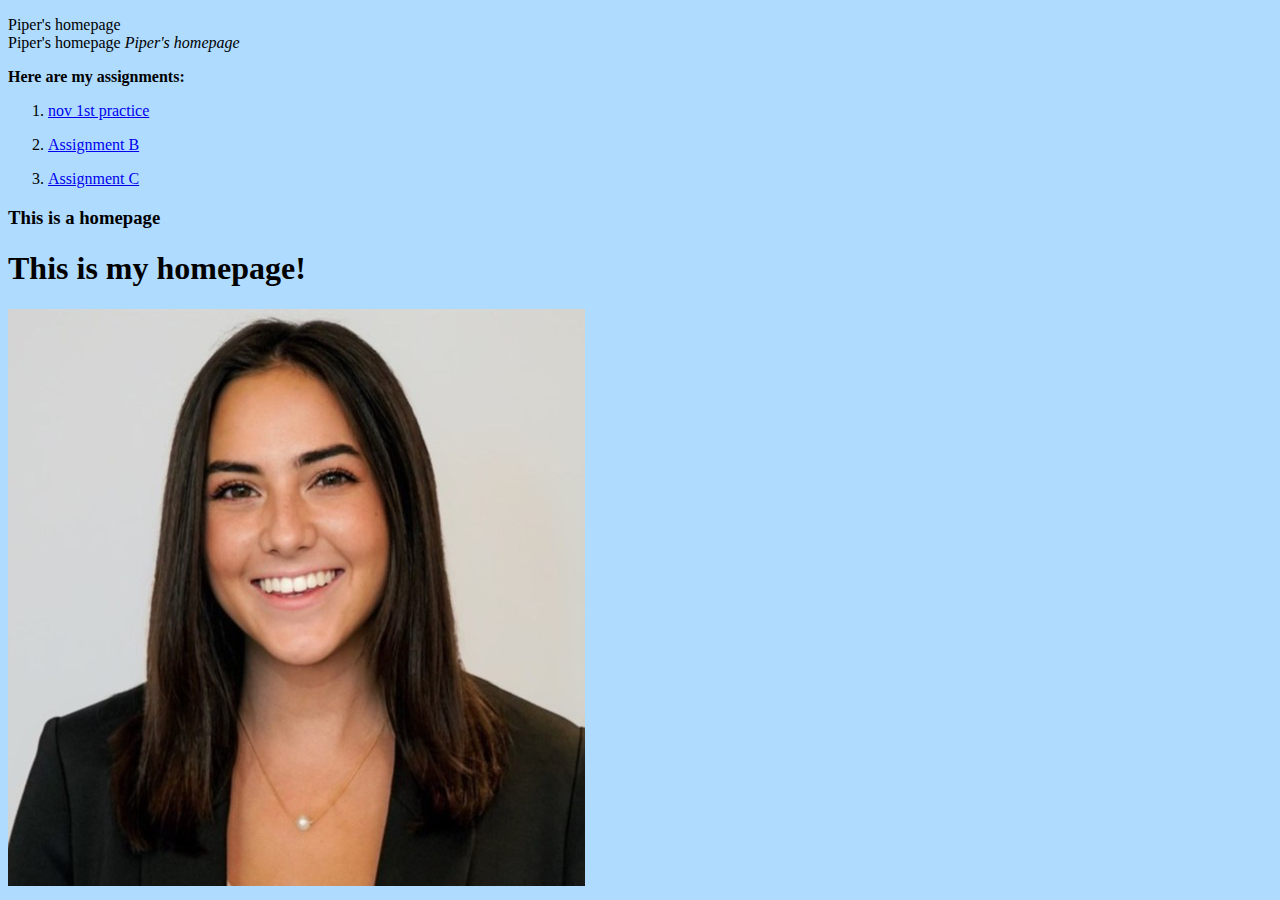
<file: index.html>
<!DOCTYPE html>

<html>

<head>

    <title>Piper Nizzi Homepage </title>

    <link rel="stylesheet" type="text/css" href="default.css">

    <link rel="preconnect" href="https://fonts.googleapis.com">
<link rel="preconnect" href="https://fonts.gstatic.com" crossorigin>
<link href="https://fonts.googleapis.com/css2?family=Roboto:wght@100&display=swap" rel="stylesheet">

</head>

<body>

    <p> Piper's homepage <br> Piper's homepage <i> Piper's homepage </i>
        <p> <b> Here are my assignments: </b> </p> 

        <ol>
            <li> <p><a href="11-1-22.html" target="_blank"> nov 1st practice </a></p> </li>
            <li> <p> <a href="Assignment B.html" target="_blank"> Assignment B </a></p> </li>
            <li> <p> <a href="Assignment C.html" target="_blank"> Assignment C </a></p> </li>
        </ol>

        <H3> This is a homepage </H3>
        <h1> This is my homepage! </H1>

        <img src="graphics/1659728287398.jpeg">



</body>


</html>
</file>
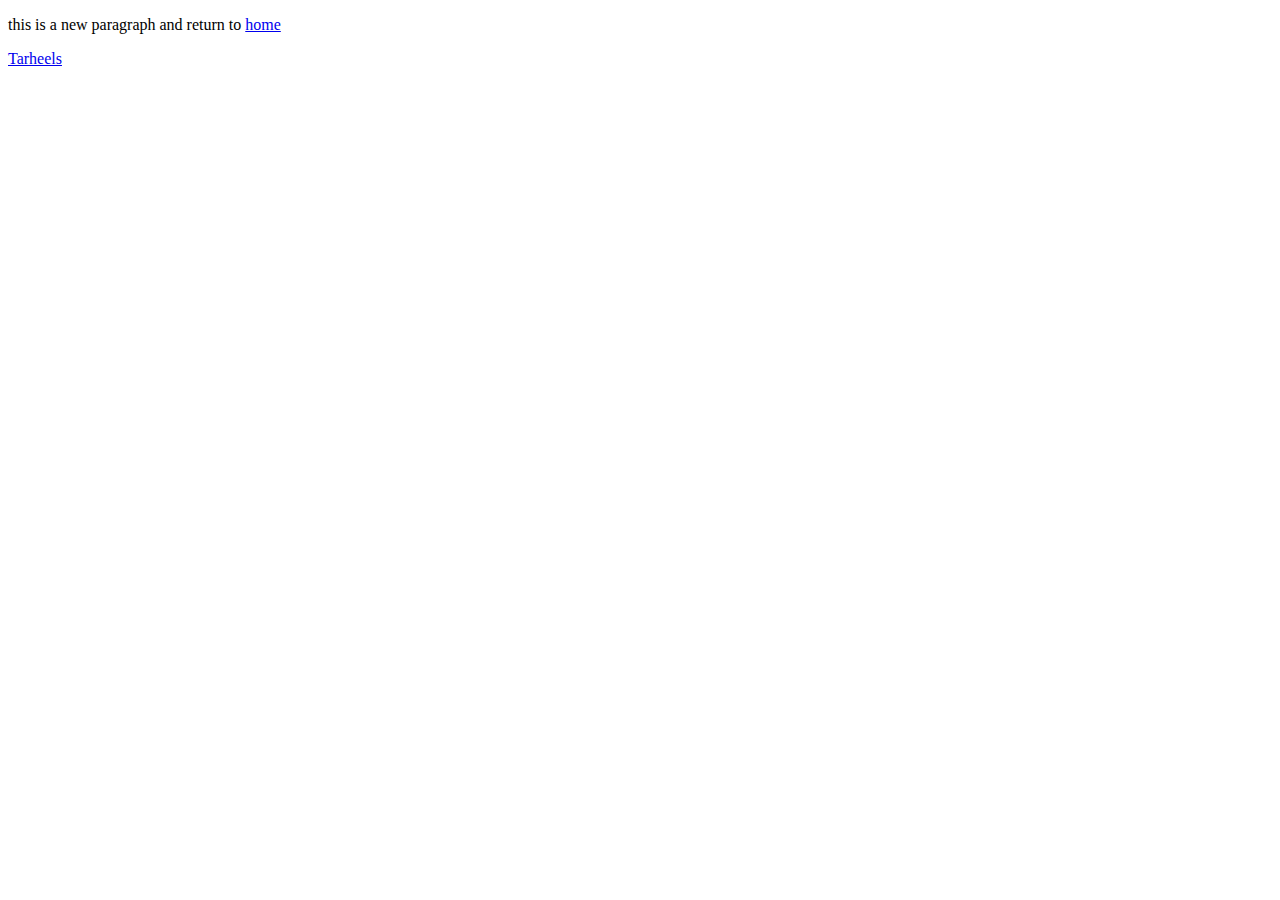
<file: 11-1-22.html>
<!DOCTYPE html>

<html>

<head>

    <meta name="keywords" content = "football, unc, tarheels">

</head>

<body>


    <p>this is a new paragraph and return to <a href="index.html" target="_blank"> home</a></p>

    <p><a href="https://247sports.com/college/north-carolina/ContentGallery/Photos-North-Carolina-Johnson-C-Smith-Basketball-Exhibition-Game-196302443/">Tarheels</a> </p>

</body>


</html>
</file>
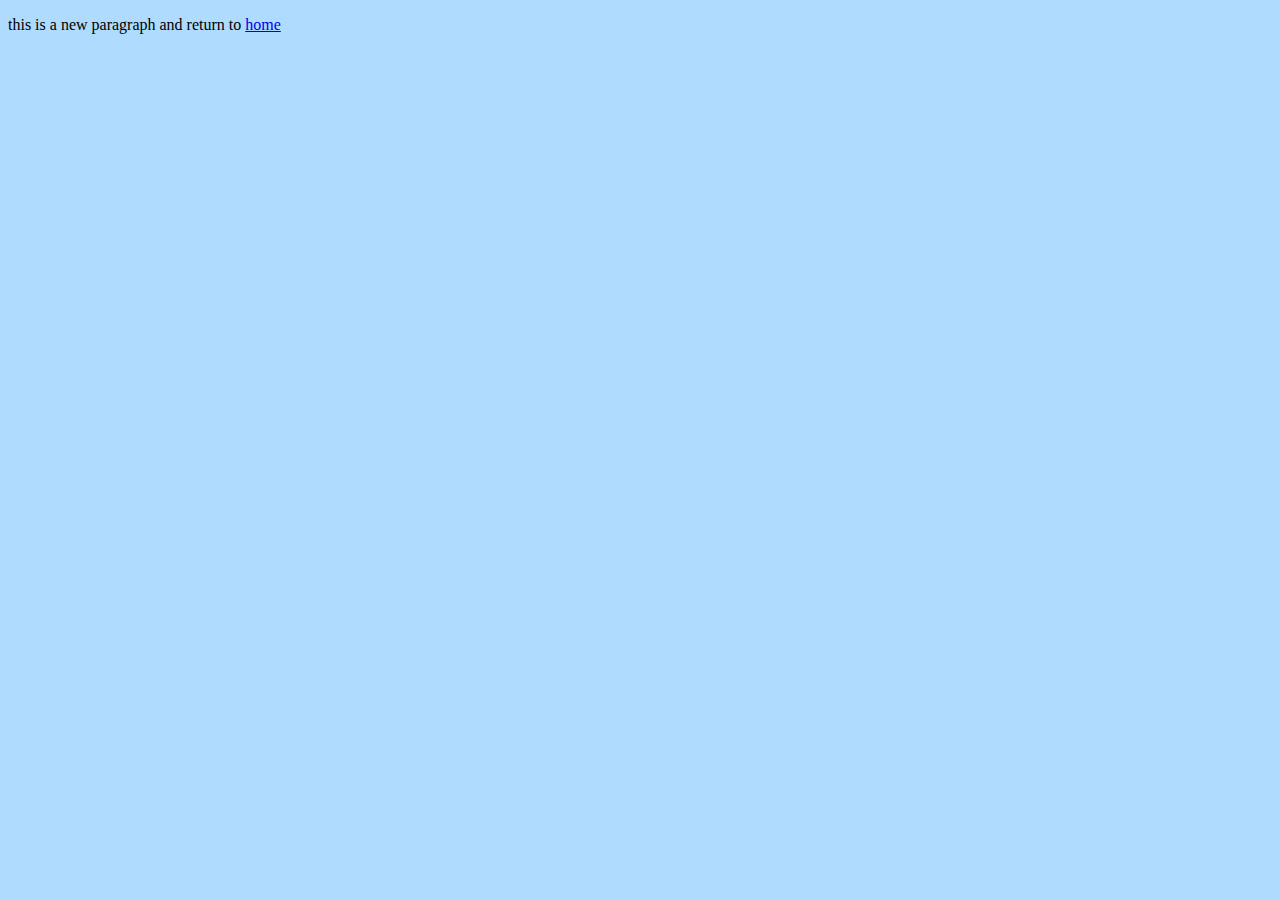
<file: Assignment B.html>
<!DOCTYPE html>

<html>

<head>

    <link rel="stylesheet" type="text/css" href="default.css">


</head>

<body>

    <p>this is a new paragraph and return to <a href="index.html" target="_blank"> home</a></p>



</body>


</html>
</file>
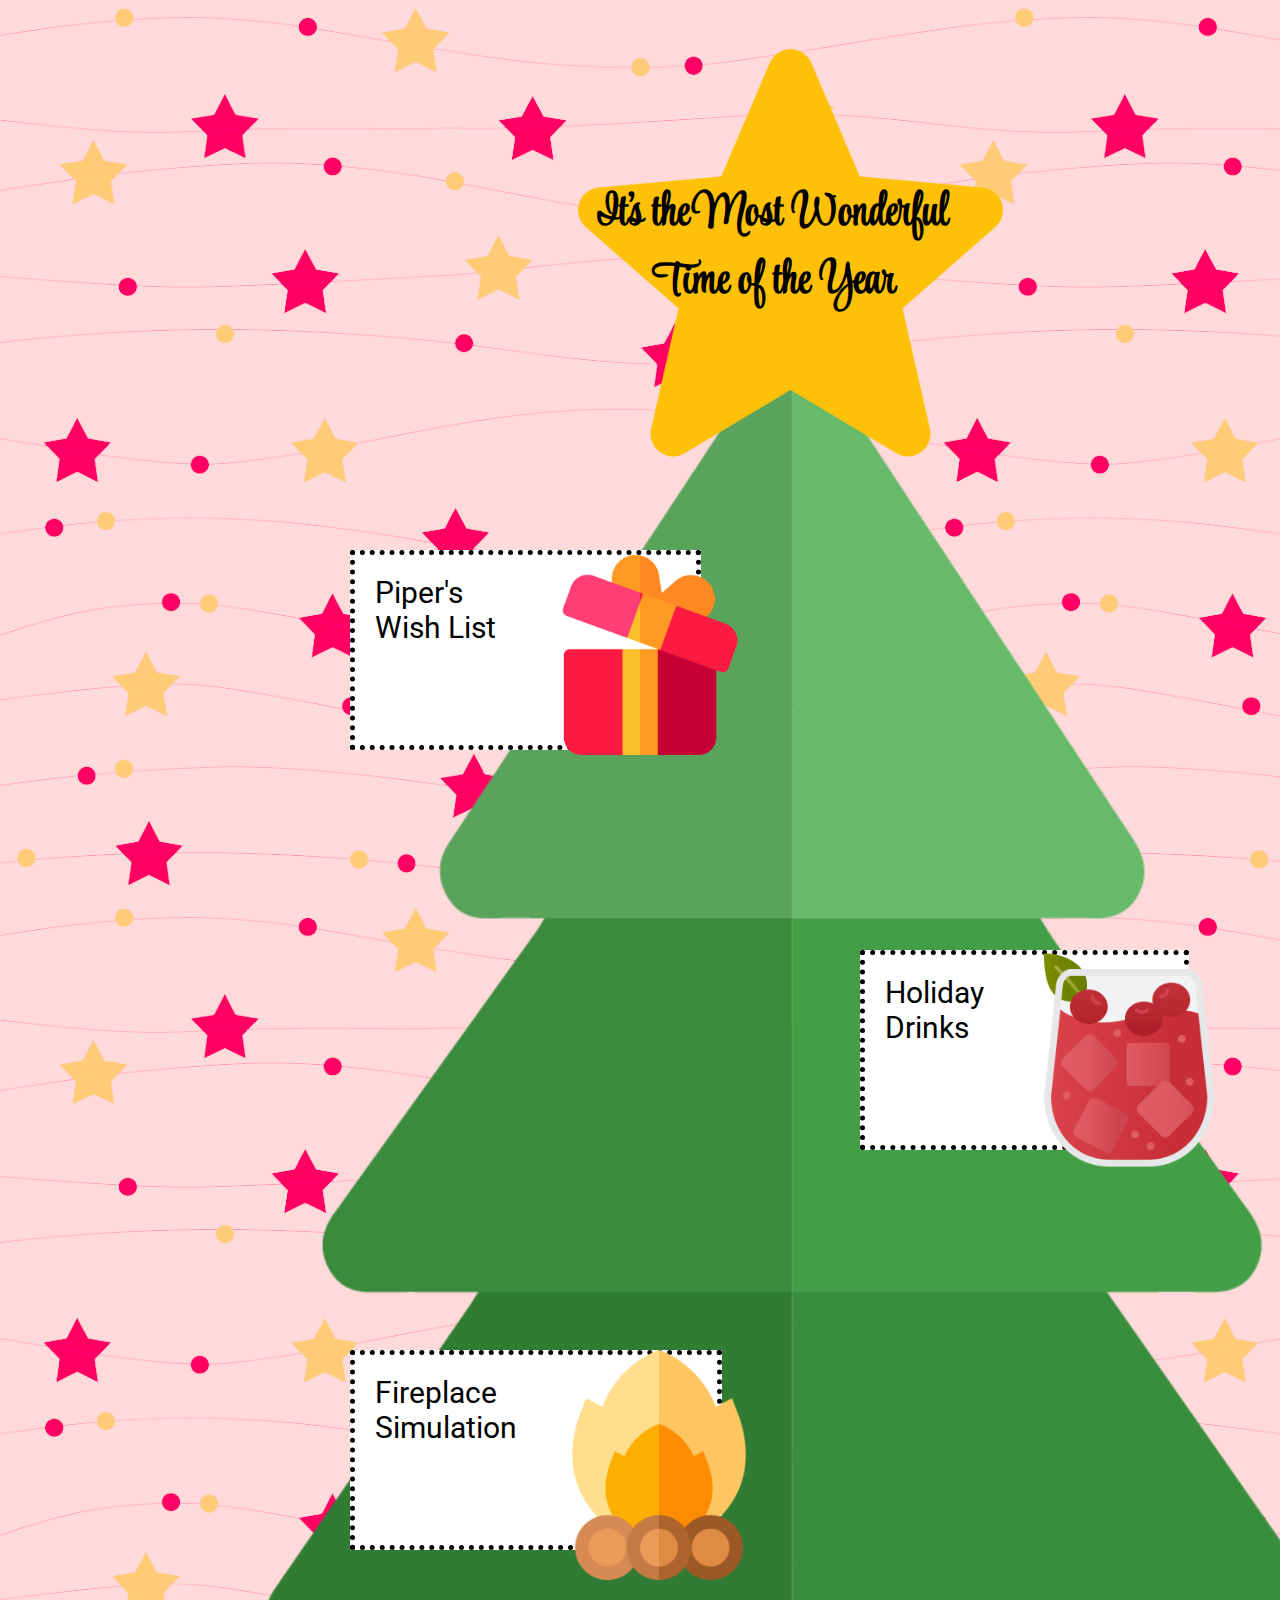
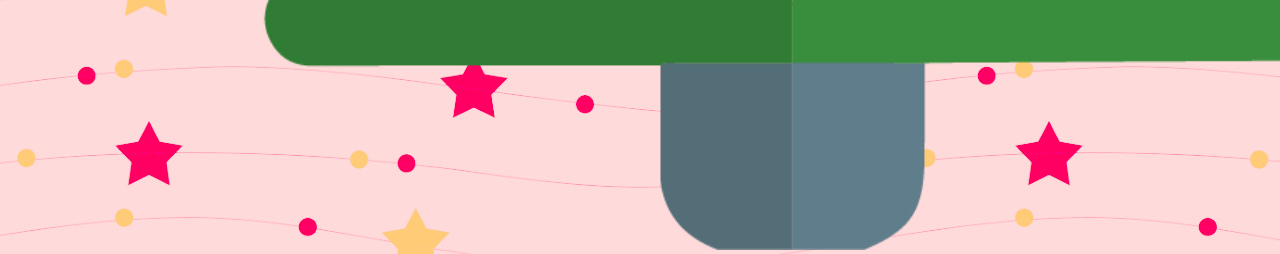
<file: Assignment C.html>
<!DOCTYPE html>

<html>

<head>

    <title> Piper's Holiday Essentials </title>

    <link rel="stylesheet" type="text/css" href="default2.css">

    <link rel="preconnect" href="https://fonts.googleapis.com">
    <link rel="preconnect" href="https://fonts.gstatic.com" crossorigin>
    <link href="https://fonts.googleapis.com/css2?family=Roboto:wght@300&display=swap" rel="stylesheet">

    <link rel="preconnect" href="https://fonts.googleapis.com">
<link rel="preconnect" href="https://fonts.gstatic.com" crossorigin>
<link href="https://fonts.googleapis.com/css2?family=Style+Script&display=swap" rel="stylesheet"> 

</head>


<body>

    <div id="tree">
        <img src="graphics/tree-01.png"
        width="1500"
        height="1500"/>

    </div>

    <div id="star">

        <img src="graphics/star.png"
        width="425"
        height="425"/>

    </div>

    <h1> It's the Most Wonderful <br> Time of the Year </h1>


    <div id="par1"> 

        <a href="https://www.amazon.com/hz/wishlist/ls/3EW8RMG7DWMAF?ref_=wl_share" target="_blank"> Piper's <br> Wish List </a>

    </div>

    <div id="gift"> 
        <img src="graphics/gift-box.png"
        width="200"
        height="200"/>

    </div>

    <div id="par2">
        <a href="https://www.delish.com/holiday-recipes/christmas/g860/holiday-cocktails/" target="_blank"> Holiday <br> Drinks </a>
    </div>

    <div id="cocktail">
        <img src="graphics/cocktails.png"
        width="220"
        height="220" />
    </div>

    <div id="par3">
        <a href="https://www.youtube.com/watch?v=TJldnQWUIqE" target="_blank"> Fireplace <br> Simulation </a>
    </div>

    <div id="fire">
        <img src="graphics/fireplace.png"
        width="230"
        height="230">
    </div>
</body>


</html>
</file>
<file: default.css>
body{ 
    background-color: rgb(175, 219, 255);
}
</file>
<file: default2.css>
body{ 
    background: url(graphics/vecteezy_holiday-background-seamless-pattern-with-stars-vector_9169032.jpg);
    background-size: 900px 900px ;
    background-blend-mode:color-burn;
    background-color: rgb(255, 218, 218);
}

#tree{
    position: absolute; top: 350px; left: 0px;
    z-index: 0;

}

#star{
    position: absolute; top: 40px; left: 578px;
}

h1{
    color:rgb(0, 0, 0);
    font-family: 'Style Script', cursive;
    font-size: 45px;
    text-align: center;
    position: absolute; top: 150px; left: 598px;

}

p{
    font-family: 'Roboto', sans-serif;
    color: rgb(0, 0, 0);
}

#par1{
    position: absolute; top: 550px; left: 350px;
    z-index: 1;

    font-family: 'Roboto', sans-serif;
    font-size: 30px;

    background-color: rgb(255, 255, 255); 
    padding-left: 20px;
    padding-right: 200px;
    padding-top: 20px;
    padding-bottom: 100px;
    border-style: dotted; 
    border-width: 5px;
    border-color: black;

    }

#gift{
    position: absolute; top: 555px; left: 550px;
    z-index: 2;

}

    #par2{
        position: absolute; top: 950px; left: 860px;
        z-index: 1;
    
        font-family: 'Roboto', sans-serif;
        font-size: 30px;
        background-color: rgb(255, 255, 255); 
        padding-left: 20px;
        padding-right: 200px;
        padding-top: 20px;
        padding-bottom: 100px;
        border-style: dotted; 
        border-width: 5px;
        border-color: black;
    
        }

#cocktail{
    position: absolute; top: 950px; left: 1020px;
    z-index: 2;

}

#par3{
    position: absolute; top: 1350px; left: 350px;
    z-index: 1;

    font-family: 'Roboto', sans-serif;
    font-size: 30px;

    background-color: rgb(255, 255, 255); 
    padding-left: 20px;
    padding-right: 200px;
    padding-top: 20px;
    padding-bottom: 100px;
    border-style: dotted; 
    border-width: 5px;
    border-color: black;

    }

#fire{
    position: absolute; top: 1350px; left: 544px;
    z-index: 2;
}

a:link {
    color:rgb(0, 0, 0);
    text-decoration: none;
}

a:visited {
    color: red;
    text-decoration: none;
}

a:hover { 
    color: rgb(0, 255, 51);
    text-decoration: none;
}

a:active {
    color: red;
    text-decoration: none;
}
</file>
